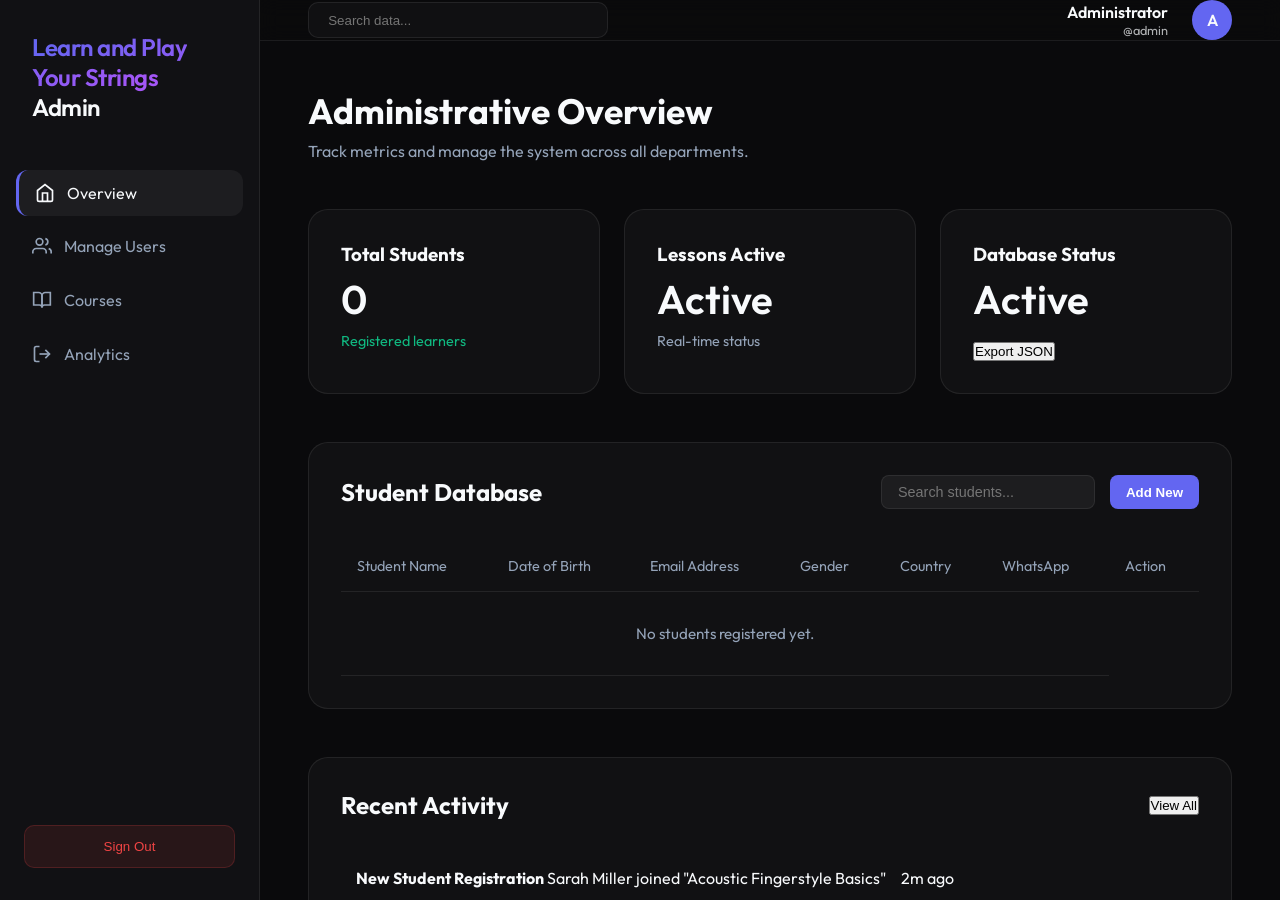
<file: admin_dashboard.html>
<!DOCTYPE html>
<html lang="en">
<head>
    <meta charset="UTF-8">
    <meta name="viewport" content="width=device-width, initial-scale=1.0">
    <title>Learn and Play Your Strings | Admin Dashboard</title>
    <link rel="stylesheet" href="dashboard.css">
    <link href="https://fonts.googleapis.com/css2?family=Outfit:wght@300;400;600&display=swap" rel="stylesheet">
</head>
<body class="admin-theme">
    <div class="dashboard-container">
        <!-- Sidebar -->
        <aside class="sidebar">
            <div class="logo">
                <span class="gradient-text">Learn and Play Your Strings</span> Admin
            </div>
            <nav class="nav-menu">
                <a href="#" class="nav-item active">
                    <svg viewBox="0 0 24 24" fill="none" stroke="currentColor" stroke-width="2"><path d="M3 9l9-7 9 7v11a2 2 0 0 1-2 2H5a2 2 0 0 1-2-2z"/><polyline points="9 22 9 12 15 12 15 22"/></svg>
                    Overview
                </a>
                <a href="#" class="nav-item">
                    <svg viewBox="0 0 24 24" fill="none" stroke="currentColor" stroke-width="2"><path d="M17 21v-2a4 4 0 0 0-4-4H5a4 4 0 0 0-4 4v2"/><circle cx="9" cy="7" r="4"/><path d="M23 21v-2a4 4 0 0 0-3-3.87"/><path d="M16 3.13a4 4 0 0 1 0 7.75"/></svg>
                    Manage Users
                </a>
                <a href="#" class="nav-item">
                    <svg viewBox="0 0 24 24" fill="none" stroke="currentColor" stroke-width="2"><path d="M2 3h6a4 4 0 0 1 4 4v14a3 3 0 0 0-3-3H2z"/><path d="M22 3h-6a4 4 0 0 0-4 4v14a3 3 0 0 1 3-3h7z"/></svg>
                    Courses
                </a>
                <a href="#" class="nav-item">
                    <svg viewBox="0 0 24 24" fill="none" stroke="currentColor" stroke-width="2"><path d="M9 21H5a2 2 0 0 1-2-2V5a2 2 0 0 1 2-2h4"/><polyline points="16 17 21 12 16 7"/><line x1="21" y1="12" x2="9" y2="12"/></svg>
                    Analytics
                </a>
            </nav>
            <div class="sidebar-footer">
                <button onclick="logout()" class="logout-btn">Sign Out</button>
            </div>
        </aside>

        <!-- Main Content -->
        <main class="main-content">
            <header class="top-bar">
                <div class="search-bar">
                    <input type="text" placeholder="Search data...">
                </div>
                <div class="user-profile" onclick="openAdminModal()" style="cursor: pointer;" title="Account Settings">
                    <div class="header-profile-text" style="text-align: right; margin-right: 12px;">
                        <div id="admin-header-name" style="font-weight: 600;">Admin User</div>
                        <div id="admin-header-role" style="font-size: 0.8rem; opacity: 0.7;">Super User</div>
                    </div>
                    <div class="avatar">A</div>
                </div>
            </header>

            <section class="content-body">
                <div class="welcome-section">
                    <h1>Administrative Overview</h1>
                    <p>Track metrics and manage the system across all departments.</p>
                </div>

                <div class="stats-grid">
                    <div class="stat-card">
                        <h3>Total Students</h3>
                        <div class="stat-value" id="guitar-count">0</div>
                        <div class="stat-change positive">Registered learners</div>
                    </div>
                    <div class="stat-card">
                        <h3>Lessons Active</h3>
                        <div class="stat-value">Active</div>
                        <div class="stat-change">Real-time status</div>
                    </div>
                    <div class="stat-card highlight-admin">
                        <h3>Database Status</h3>
                        <div class="stat-value">Active</div>
                        <button class="btn-sm primary-outline" style="margin-top: 10px;" onclick="exportDB()">Export JSON</button>
                    </div>
                </div>

                <div class="data-section">
                    <div class="section-header">
                        <h2>Student Database</h2>
                        <div class="header-actions">
                            <input type="text" id="admin-search-students" placeholder="Search students..." class="search-sm" oninput="searchAdminStudents()">
                            <button class="btn-sm primary">Add New</button>
                        </div>
                    </div>
                    <div class="table-container">
                        <table class="data-table">
                            <thead>
                                <tr>
                                    <th>Student Name</th>
                                    <th>Date of Birth</th>
                                    <th>Email Address</th>
                                    <th>Gender</th>
                                    <th>Country</th>
                                    <th>WhatsApp</th>
                                    <th>Action</th>
                                </tr>
                            </thead>
                            <tbody id="student-table-body">
                                <!-- Dynamic Data Populated by dashboard.js -->
                            </tbody>
                        </table>
                    </div>
                </div>

                <div class="data-section">
                    <div class="section-header">
                        <h2>Recent Activity</h2>
                        <button class="btn-sm">View All</button>
                    </div>
                    <div class="activity-list">
                        <div class="activity-item">
                            <div class="activity-icon student"></div>
                            <div class="activity-info">
                                <strong>New Student Registration</strong>
                                <span>Sarah Miller joined "Acoustic Fingerstyle Basics"</span>
                            </div>
                            <div class="activity-time">2m ago</div>
                        </div>
                        <div class="activity-item">
                            <div class="activity-icon course"></div>
                            <div class="activity-info">
                                <strong>Curriculum Updated</strong>
                                <span>Ukelele Level 2 tabs were added to the library</span>
                            </div>
                            <div class="activity-time">45m ago</div>
                        </div>
                    </div>
                </div>
            </section>
        </main>
    <!-- Edit Student Modal -->
    <div id="edit-modal" class="modal">
        <div class="modal-content">
            <div class="modal-header">
                <h2>Edit Student Details</h2>
                <button onclick="closeModal()" class="close-btn">&times;</button>
            </div>
            <form id="edit-form" onsubmit="saveStudentEdit(event)">
                <input type="hidden" id="edit-original-whatsapp">
                <div class="input-grid">
                    <div class="input-group">
                        <label>Full Name</label>
                        <input type="text" id="edit-name" required>
                    </div>
                    <div class="input-group">
                        <label>Date of Birth</label>
                        <input type="date" id="edit-dob" required>
                    </div>
                    <div class="input-group">
                        <label>Email Address</label>
                        <input type="email" id="edit-email" required>
                    </div>
                    <div class="input-group">
                        <label>Gender</label>
                        <select id="edit-gender" class="custom-select" required>
                            <option value="male">Male</option>
                            <option value="female">Female</option>
                            <option value="other">Other</option>
                        </select>
                    </div>
                    <div class="input-group">
                        <label>Country</label>
                        <input type="text" id="edit-country" required>
                    </div>
                    <div class="input-group">
                        <label>WhatsApp Number</label>
                        <input type="tel" id="edit-whatsapp" required>
                    </div>
                </div>
                <div class="modal-footer">
                    <button type="button" onclick="closeModal()" class="btn-sm secondary-outline">Cancel</button>
                    <button type="submit" class="btn-sm primary">Save Changes</button>
                </div>
            </form>
        </div>
    </div>

    <!-- Admin Profile / Settings Modal -->
    <div id="admin-pass-modal" class="modal">
        <div class="modal-content">
            <div class="modal-header">
                <h2>Admin Account Settings</h2>
                <button onclick="closeAdminModal()" class="close-btn">&times;</button>
            </div>
            <form id="admin-pass-form" onsubmit="saveAdminSettings(event)">
                <div class="input-group">
                    <label>Full Name</label>
                    <input type="text" id="admin-display-name" placeholder="Administrator" required>
                </div>
                <div class="input-group">
                    <label>Username</label>
                    <input type="text" id="admin-display-user" placeholder="admin" required>
                </div>
                <div class="input-group">
                    <label>Date of Birth</label>
                    <input type="date" id="admin-display-dob" required>
                </div>
                <div class="input-group">
                    <label>Update Password</label>
                    <input type="password" id="new-admin-pass" placeholder="Enter new password">
                </div>
                <div class="modal-footer">
                    <button type="button" onclick="closeAdminModal()" class="btn-sm secondary-outline">Cancel</button>
                    <button type="submit" class="btn-sm primary">Save Admin Settings</button>
                </div>
            </form>
        </div>
    </div>

    <script src="dashboard.js"></script>
</body>
</html>
</file>
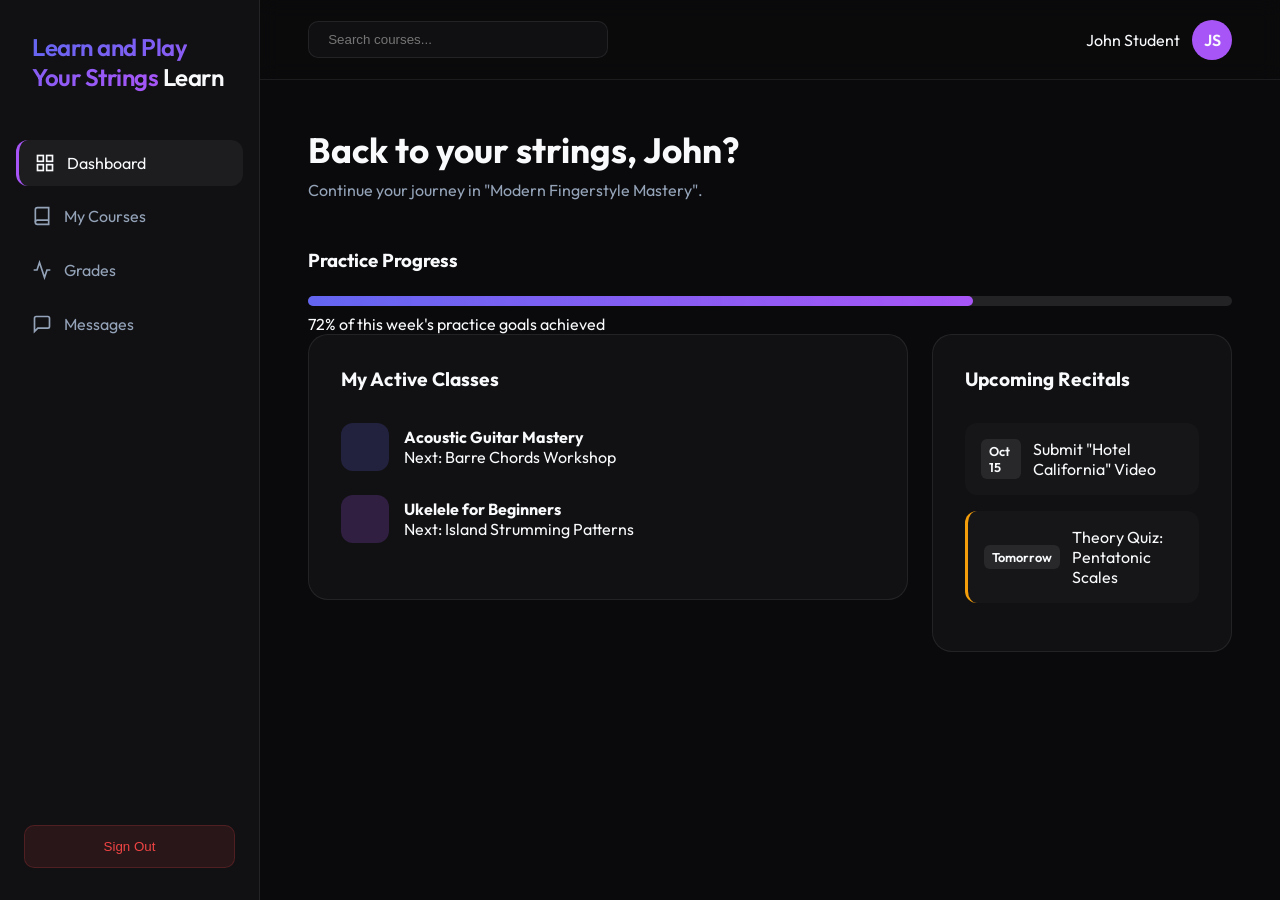
<file: student_dashboard.html>
<!DOCTYPE html>
<html lang="en">
<head>
    <meta charset="UTF-8">
    <meta name="viewport" content="width=device-width, initial-scale=1.0">
    <title>Learn and Play Your Strings | Student Learning</title>
    <link rel="stylesheet" href="dashboard.css">
    <link href="https://fonts.googleapis.com/css2?family=Outfit:wght@300;400;600&display=swap" rel="stylesheet">
</head>
<body class="student-theme">
    <div class="dashboard-container">
        <!-- Sidebar -->
        <aside class="sidebar">
            <div class="logo">
                <span class="gradient-text">Learn and Play Your Strings</span> Learn
            </div>
            <nav class="nav-menu">
                <a href="#" class="nav-item active">
                    <svg viewBox="0 0 24 24" fill="none" stroke="currentColor" stroke-width="2"><rect x="3" y="3" width="7" height="7"/><rect x="14" y="3" width="7" height="7"/><rect x="14" y="14" width="7" height="7"/><rect x="3" y="14" width="7" height="7"/></svg>
                    Dashboard
                </a>
                <a href="#" class="nav-item">
                    <svg viewBox="0 0 24 24" fill="none" stroke="currentColor" stroke-width="2"><path d="M4 19.5A2.5 2.5 0 0 1 6.5 17H20"/><path d="M6.5 2H20v20H6.5A2.5 2.5 0 0 1 4 19.5v-15A2.5 2.5 0 0 1 6.5 2z"/></svg>
                    My Courses
                </a>
                <a href="#" class="nav-item">
                    <svg viewBox="0 0 24 24" fill="none" stroke="currentColor" stroke-width="2"><polyline points="22 12 18 12 15 21 9 3 6 12 2 12"/></svg>
                    Grades
                </a>
                <a href="#" class="nav-item">
                    <svg viewBox="0 0 24 24" fill="none" stroke="currentColor" stroke-width="2"><path d="M21 15a2 2 0 0 1-2 2H7l-4 4V5a2 2 0 0 1 2-2h14a2 2 0 0 1 2 2z"/></svg>
                    Messages
                </a>
            </nav>
            <div class="sidebar-footer">
                <button onclick="logout()" class="logout-btn">Sign Out</button>
            </div>
        </aside>

        <!-- Main Content -->
        <main class="main-content">
            <header class="top-bar">
                <div class="search-bar">
                    <input type="text" placeholder="Search courses...">
                </div>
                <div class="user-profile">
                    <span id="profile-name">John Student</span>
                    <div class="avatar student" id="profile-avatar">JS</div>
                </div>
            </header>

            <section class="content-body">
                <div class="welcome-section">
                    <h1 id="welcome-title">Back to your strings, John?</h1>
                    <p>Continue your journey in "Modern Fingerstyle Mastery".</p>
                </div>

                <div class="course-status">
                    <div class="status-card highlight">
                        <div class="status-info">
                            <h3>Practice Progress</h3>
                            <div class="progress-bar-container">
                                <div class="progress-bar" style="width: 72%"></div>
                            </div>
                            <span>72% of this week's practice goals achieved</span>
                        </div>
                    </div>
                </div>

                <div class="dashboard-grid">
                    <div class="grid-column">
                        <div class="section-card">
                            <h2>My Active Classes</h2>
                            <div class="course-item">
                                <div class="course-icon blue"></div>
                                <div class="course-details">
                                    <h4>Acoustic Guitar Mastery</h4>
                                    <span>Next: Barre Chords Workshop</span>
                                </div>
                            </div>
                            <div class="course-item">
                                <div class="course-icon purple"></div>
                                <div class="course-details">
                                    <h4>Ukelele for Beginners</h4>
                                    <span>Next: Island Strumming Patterns</span>
                                </div>
                            </div>
                        </div>
                    </div>
                    
                    <div class="grid-column">
                        <div class="section-card">
                            <h2>Upcoming Recitals</h2>
                            <div class="deadline-item">
                                <div class="date-tag">Oct 15</div>
                                <p>Submit "Hotel California" Video</p>
                            </div>
                            <div class="deadline-item warning">
                                <div class="date-tag">Tomorrow</div>
                                <p>Theory Quiz: Pentatonic Scales</p>
                            </div>
                        </div>
                    </div>
                </div>
            </section>
        </main>
    </div>
    <script src="dashboard.js"></script>
</body>
</html>
</file>
<file: dashboard.css>
:root {
    --bg-main: #0a0a0c;
    --sidebar-bg: #111114;
    --card-bg: rgba(255, 255, 255, 0.03);
    --border: rgba(255, 255, 255, 0.08);
    --accent-admin: #6366f1;
    --accent-student: #a855f7;
    --text-main: #f8fafc;
    --text-muted: #94a3b8;
    --sidebar-width: 260px;
    --transition: all 0.3s ease;
}

* {
    margin: 0;
    padding: 0;
    box-sizing: border-box;
}

body {
    font-family: 'Outfit', sans-serif;
    background-color: var(--bg-main);
    color: var(--text-main);
    overflow: hidden;
}

/* Layout */
.dashboard-container {
    display: flex;
    height: 100vh;
}

/* Sidebar */
.sidebar {
    width: var(--sidebar-width);
    background: var(--sidebar-bg);
    border-right: 1px solid var(--border);
    display: flex;
    flex-direction: column;
    padding: 2rem 0;
}

.logo {
    padding: 0 2rem;
    font-size: 1.5rem;
    font-weight: 600;
    margin-bottom: 3rem;
    letter-spacing: -0.02em;
}

.gradient-text {
    background: linear-gradient(135deg, var(--accent-admin), var(--accent-student));
    -webkit-background-clip: text;
    -webkit-text-fill-color: transparent;
}

.nav-menu {
    flex: 1;
    padding: 0 1rem;
}

.nav-item {
    display: flex;
    align-items: center;
    gap: 12px;
    padding: 0.8rem 1rem;
    color: var(--text-muted);
    text-decoration: none;
    border-radius: 12px;
    margin-bottom: 0.5rem;
    transition: var(--transition);
}

.nav-item svg {
    width: 20px;
    height: 20px;
}

.nav-item:hover, .nav-item.active {
    background: rgba(255, 255, 255, 0.05);
    color: var(--text-main);
}

.admin-theme .nav-item.active { border-left: 3px solid var(--accent-admin); }
.student-theme .nav-item.active { border-left: 3px solid var(--accent-student); }

.sidebar-footer {
    padding: 0 1.5rem;
}

.logout-btn {
    width: 100%;
    padding: 0.8rem;
    background: rgba(239, 68, 68, 0.1);
    color: #ef4444;
    border: 1px solid rgba(239, 68, 68, 0.2);
    border-radius: 10px;
    cursor: pointer;
    transition: var(--transition);
}

.logout-btn:hover {
    background: #ef4444;
    color: white;
}

/* Main Content */
.main-content {
    flex: 1;
    overflow-y: auto;
    display: flex;
    flex-direction: column;
}

.top-bar {
    height: 80px;
    padding: 0 3rem;
    display: flex;
    align-items: center;
    justify-content: space-between;
    border-bottom: 1px solid var(--border);
    background: rgba(10, 10, 12, 0.8);
    backdrop-filter: blur(10px);
    position: sticky;
    top: 0;
    z-index: 100;
}

.search-bar input {
    background: var(--card-bg);
    border: 1px solid var(--border);
    padding: 0.6rem 1.2rem;
    border-radius: 10px;
    color: white;
    width: 300px;
    outline: none;
}

.user-profile {
    display: flex;
    align-items: center;
    gap: 12px;
}

.avatar {
    width: 40px;
    height: 40px;
    border-radius: 50%;
    background: var(--accent-admin);
    display: flex;
    align-items: center;
    justify-content: center;
    font-weight: 600;
}

.avatar.student { background: var(--accent-student); }

/* Content Body */
.content-body {
    padding: 3rem;
}

.welcome-section {
    margin-bottom: 3rem;
}

.welcome-section h1 {
    font-size: 2.2rem;
    margin-bottom: 0.5rem;
}

.welcome-section p {
    color: var(--text-muted);
}

/* Stats and Cards */
.stats-grid {
    display: grid;
    grid-template-columns: repeat(auto-fit, minmax(240px, 1fr));
    gap: 1.5rem;
    margin-bottom: 3rem;
}

.stat-card {
    background: var(--card-bg);
    border: 1px solid var(--border);
    padding: 2rem;
    border-radius: 20px;
}

.stat-value {
    font-size: 2.5rem;
    font-weight: 600;
    margin: 0.5rem 0;
}

.stat-change {
    font-size: 0.9rem;
    color: var(--text-muted);
}

.stat-change.positive { color: #10b981; }

/* Dashboard Specifics */
.progress-bar-container {
    height: 10px;
    background: rgba(255, 255, 255, 0.1);
    border-radius: 5px;
    margin: 1.5rem 0 0.5rem;
}

.progress-bar {
    height: 100%;
    background: linear-gradient(90deg, var(--accent-admin), var(--accent-student));
    border-radius: 5px;
}

.dashboard-grid {
    display: grid;
    grid-template-columns: 2fr 1fr;
    gap: 1.5rem;
}

.section-card {
    background: var(--card-bg);
    border: 1px solid var(--border);
    padding: 2rem;
    border-radius: 20px;
}

.section-card h2 {
    font-size: 1.2rem;
    margin-bottom: 2rem;
}

.course-item, .activity-item {
    display: flex;
    align-items: center;
    gap: 15px;
    margin-bottom: 1.5rem;
}

.course-icon {
    width: 48px;
    height: 48px;
    border-radius: 12px;
}

.course-icon.blue { background: rgba(99, 102, 241, 0.2); }
.course-icon.purple { background: rgba(168, 85, 247, 0.2); }

.deadline-item {
    background: rgba(255, 255, 255, 0.02);
    padding: 1rem;
    border-radius: 12px;
    display: flex;
    align-items: center;
    gap: 12px;
    margin-bottom: 1rem;
}

.deadline-item.warning { border-left: 3px solid #f59e0b; }

.date-tag {
    font-weight: 600;
    font-size: 0.8rem;
    background: var(--border);
    padding: 4px 8px;
    border-radius: 6px;
}

@media (max-width: 1024px) {
    .dashboard-grid { grid-template-columns: 1fr; }
}

/* Advanced Data Display */
.data-section {
    margin-bottom: 3rem;
    background: var(--card-bg);
    border: 1px solid var(--border);
    border-radius: 20px;
    padding: 2rem;
}

.section-header {
    display: flex;
    align-items: center;
    justify-content: space-between;
    margin-bottom: 2rem;
}

.header-actions {
    display: flex;
    gap: 15px;
}

.search-sm {
    background: rgba(255, 255, 255, 0.05);
    border: 1px solid var(--border);
    padding: 0.5rem 1rem;
    border-radius: 8px;
    color: white;
    font-size: 0.9rem;
    outline: none;
}

.search-sm:focus {
    border-color: var(--accent-admin);
}

.btn-sm.primary {
    background: var(--accent-admin);
    color: white;
    border: none;
    padding: 0.5rem 1rem;
    border-radius: 8px;
    cursor: pointer;
    font-weight: 600;
}

.table-container {
    overflow-x: auto;
}

.data-table {
    width: 100%;
    border-collapse: collapse;
    text-align: left;
}

.data-table th {
    padding: 1rem;
    color: var(--text-muted);
    font-weight: 400;
    font-size: 0.9rem;
    border-bottom: 1px solid var(--border);
}

.data-table td {
    padding: 1.2rem 1rem;
    border-bottom: 1px solid var(--border);
    font-size: 0.95rem;
}

.user-info {
    display: flex;
    align-items: center;
    gap: 12px;
    font-weight: 600;
}

.avatar-sm {
    width: 32px;
    height: 32px;
    background: rgba(255, 255, 255, 0.1);
    border-radius: 50%;
    display: flex;
    align-items: center;
    justify-content: center;
    font-size: 0.75rem;
    color: var(--text-muted);
}

.progress-sm {
    width: 100px;
    height: 6px;
    background: rgba(255, 255, 255, 0.05);
    border-radius: 3px;
    overflow: hidden;
}

.progress-fill {
    height: 100%;
    background: var(--accent-admin);
}

.badge {
    padding: 4px 10px;
    border-radius: 20px;
    font-size: 0.75rem;
    font-weight: 600;
}

.badge.active { background: rgba(16, 185, 129, 0.1); color: #10b981; }
.badge.on-hold { background: rgba(245, 158, 11, 0.1); color: #f59e0b; }

.btn-icon {
    background: none;
    border: none;
    color: var(--text-muted);
    cursor: pointer;
    padding: 5px;
    transition: var(--transition);
}

.btn-icon:hover {
    color: var(--text-main);
}

.action-buttons {
    display: flex;
    gap: 8px;
}

.btn-delete:hover {
    color: #ef4444; /* Error red */
    background: rgba(239, 68, 68, 0.1);
    border-radius: 4px;
}

.btn-icon svg { width: 18px; height: 18px; }

/* Activity styling update */
.activity-list {
    display: flex;
    flex-direction: column;
}

.activity-item {
    padding: 1rem 0;
    border-bottom: 1px solid var(--border);
}

.activity-item:last-child { border-bottom: none; }

/* Modal Styling */
.modal {
    display: none;
    position: fixed;
    z-index: 1000;
    left: 0;
    top: 0;
    width: 100%;
    height: 100%;
    background-color: rgba(0, 0, 0, 0.7);
    backdrop-filter: blur(8px);
    align-items: center;
    justify-content: center;
}

.modal.active {
    display: flex;
}

.modal-content {
    background: #1e1b2e; /* Admin card depth */
    border: 1px solid rgba(255, 255, 255, 0.1);
    border-radius: 1.5rem;
    padding: 2.5rem;
    width: 90%;
    max-width: 500px;
    box-shadow: 0 25px 50px -12px rgba(0, 0, 0, 0.5);
    animation: modalAppear 0.4s cubic-bezier(0.16, 1, 0.3, 1);
}

@keyframes modalAppear {
    from { transform: translateY(20px); opacity: 0; }
    to { transform: translateY(0); opacity: 1; }
}

.modal-header {
    display: flex;
    justify-content: space-between;
    align-items: center;
    margin-bottom: 2rem;
}

.modal-header h2 {
    font-size: 1.5rem;
    font-weight: 600;
}

.close-btn {
    background: none;
    border: none;
    color: var(--text-muted);
    font-size: 2rem;
    cursor: pointer;
    line-height: 1;
}

.close-btn:hover {
    color: white;
}

.modal-footer {
    display: flex;
    justify-content: flex-end;
    gap: 1rem;
    margin-top: 2rem;
}

.secondary-outline {
    background: transparent;
    border: 1px solid rgba(255, 255, 255, 0.1);
    color: var(--text-main);
}
</file>
